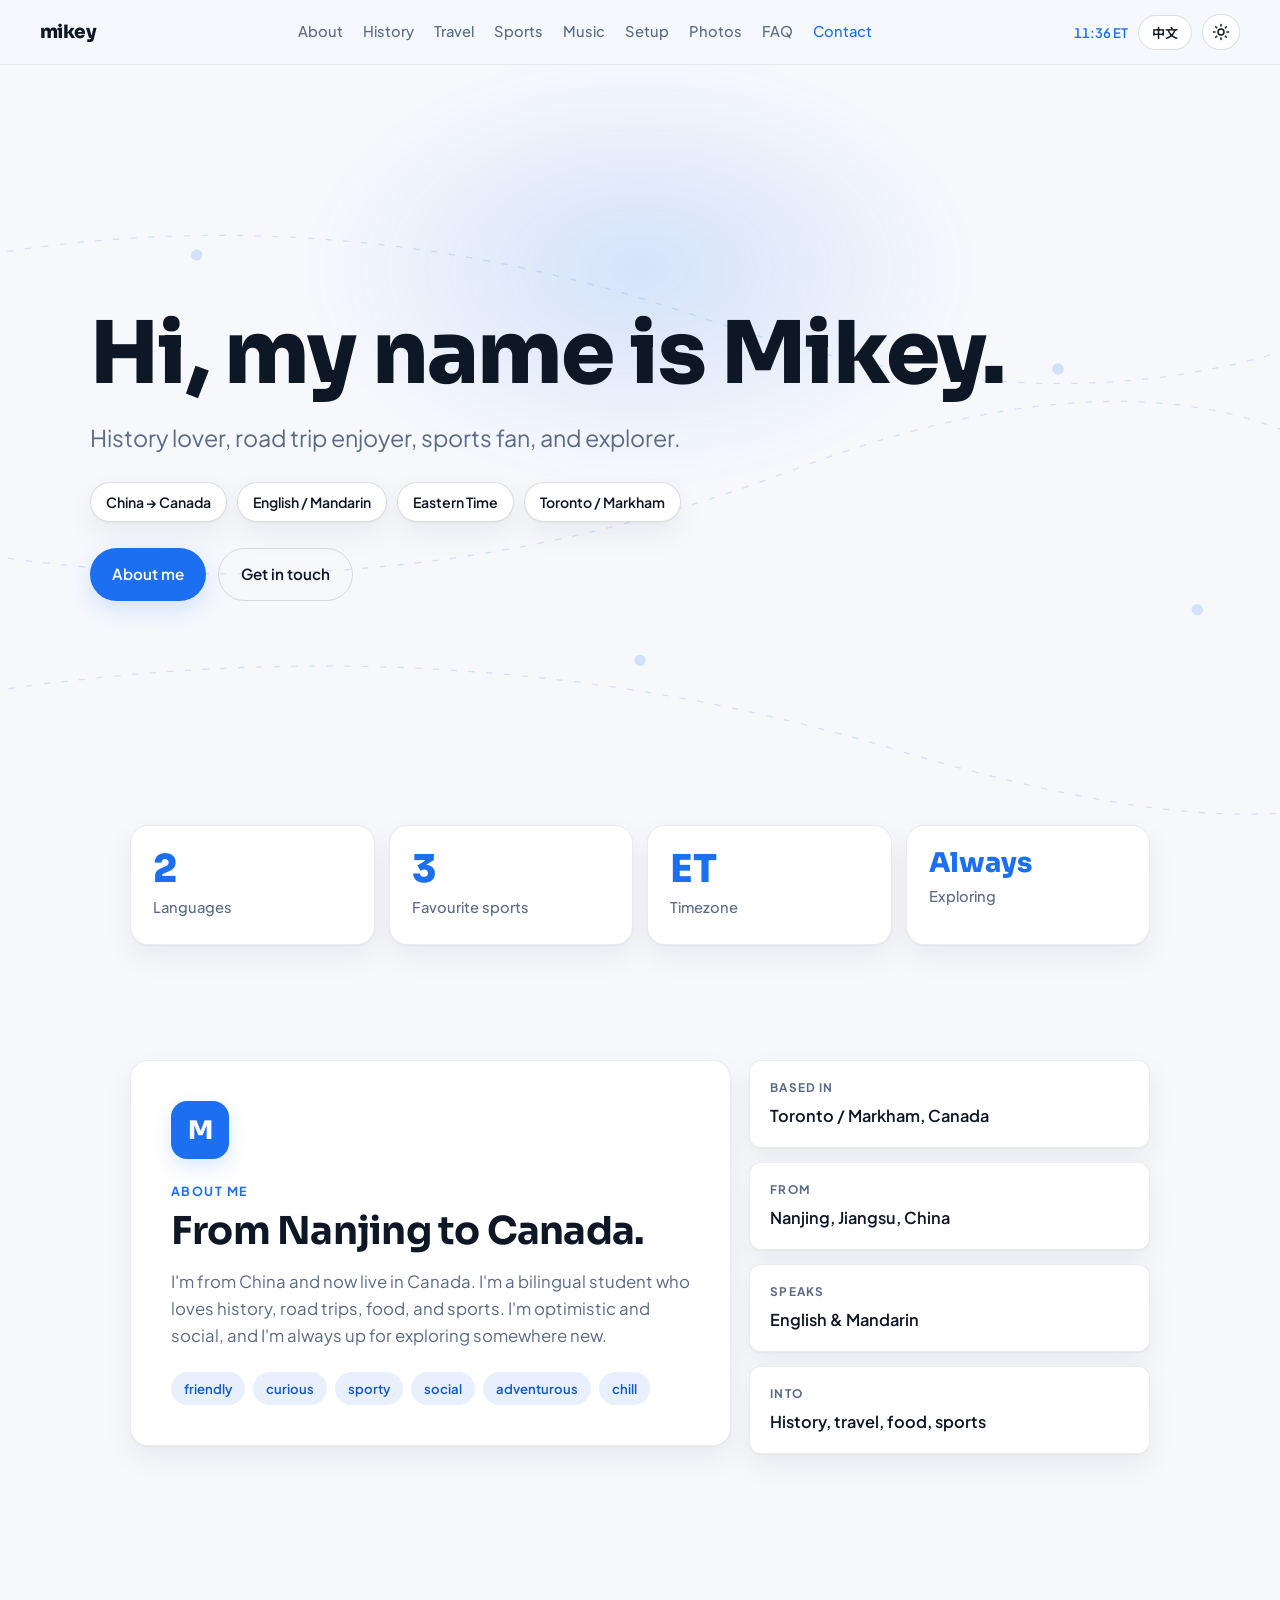
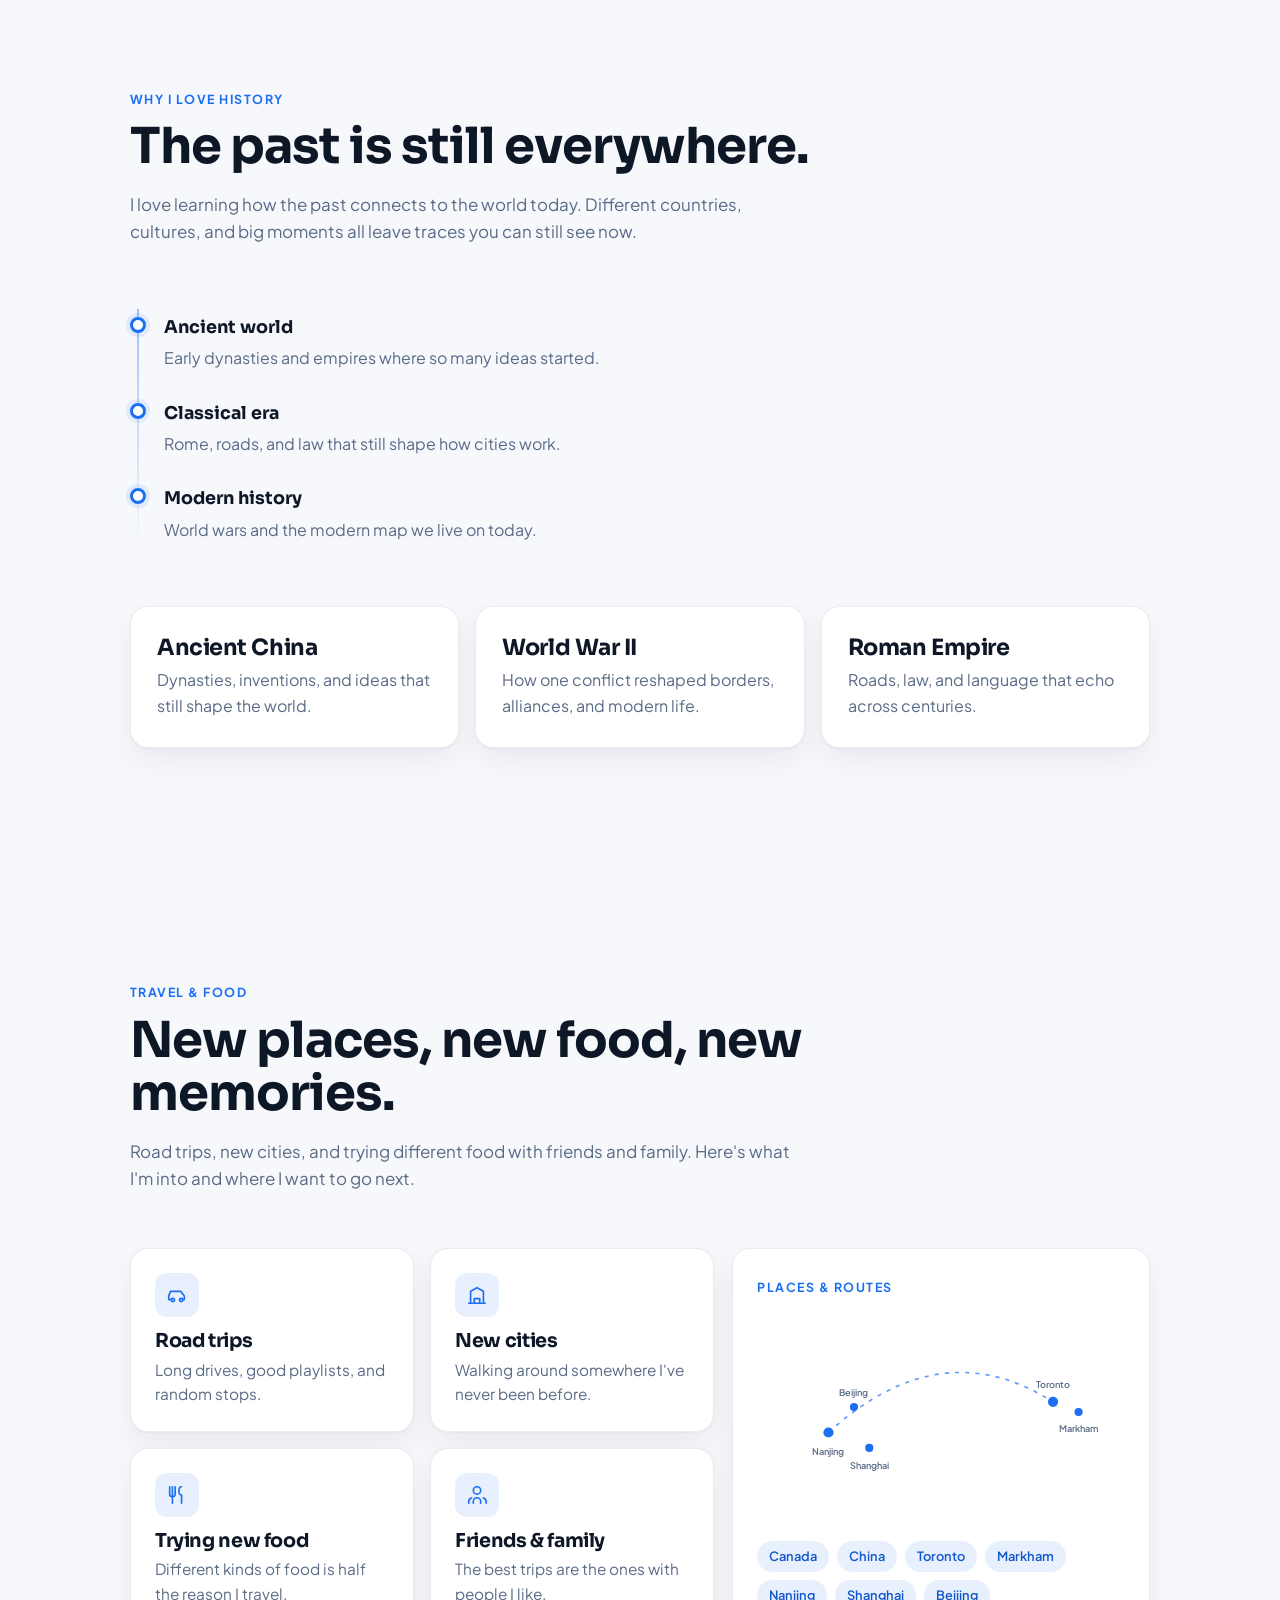
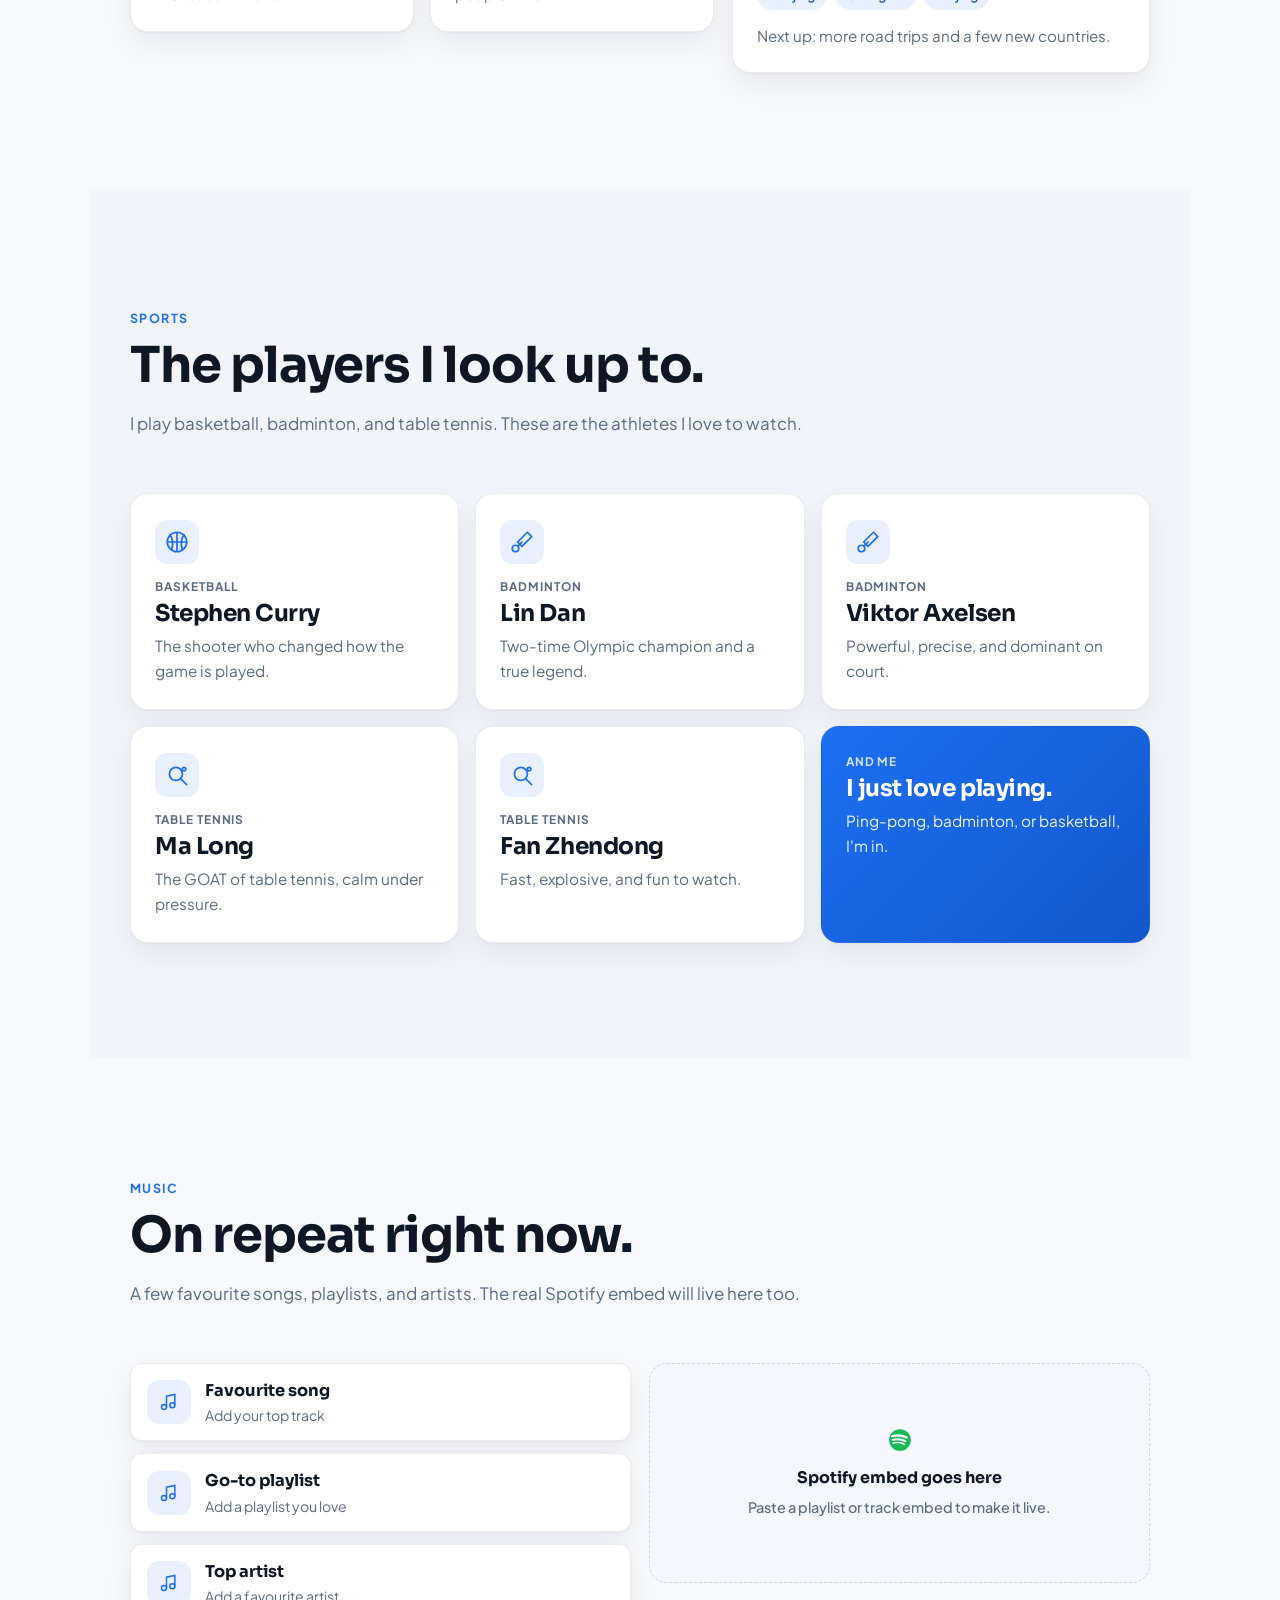
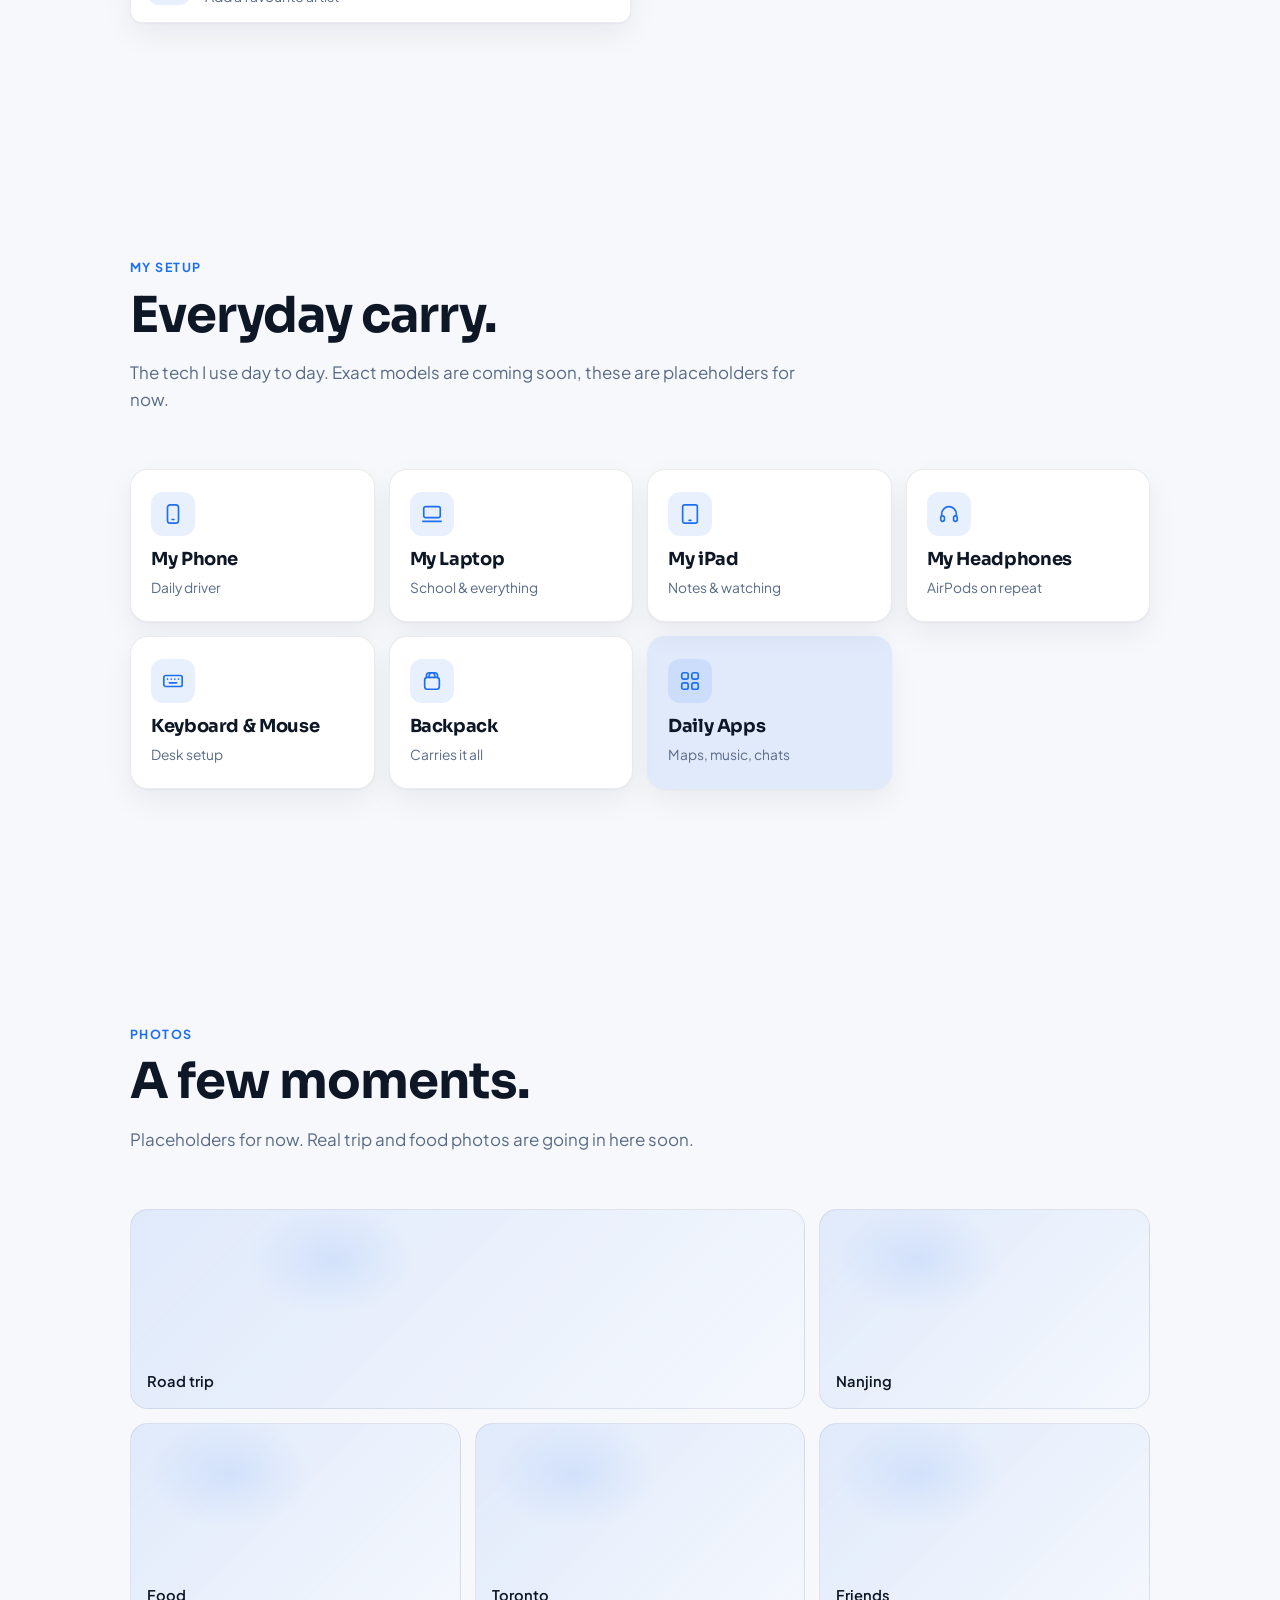
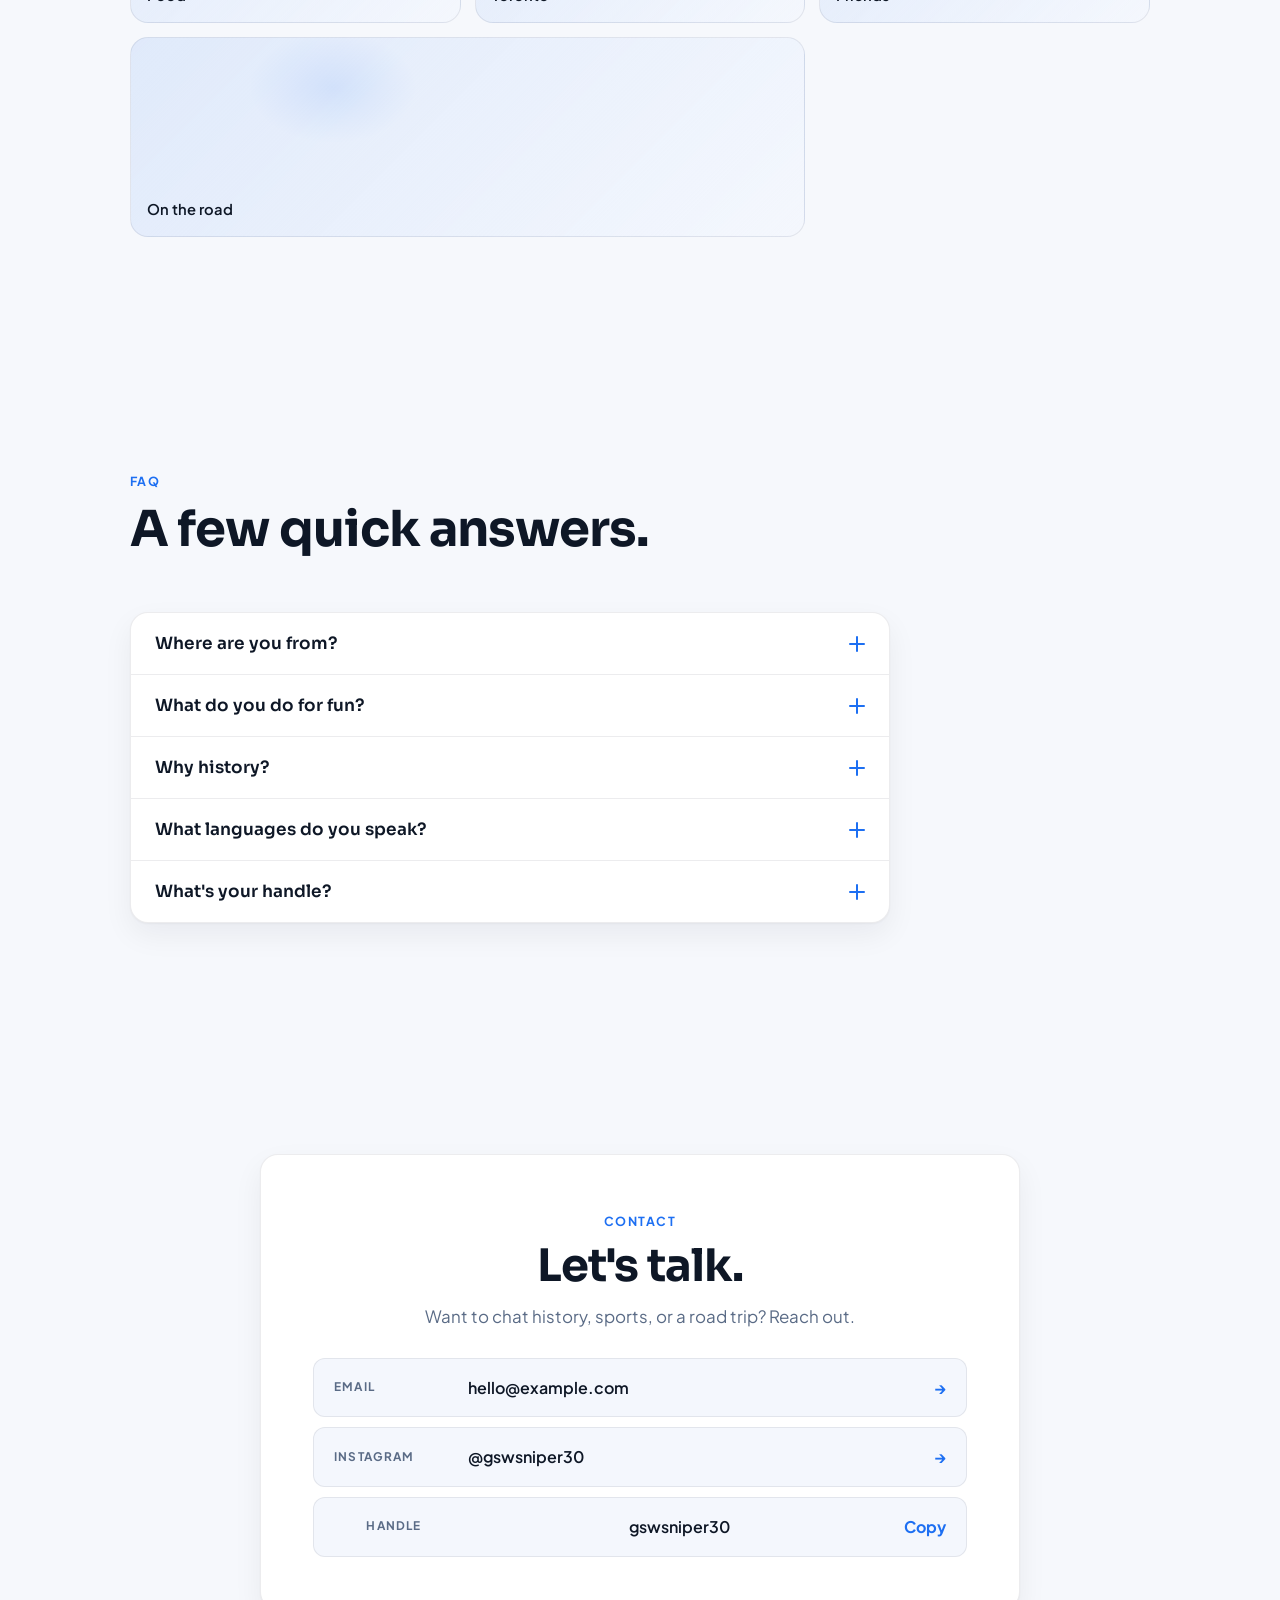
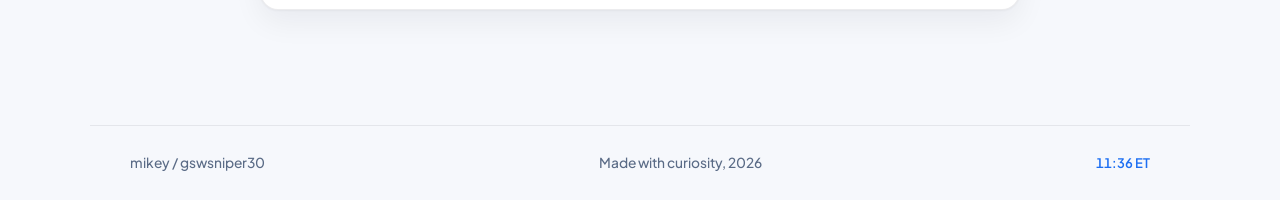
<file: index.html>
<!DOCTYPE html>
<html lang="en">
<head>
  <meta charset="UTF-8" />
  <meta name="viewport" content="width=device-width, initial-scale=1.0" />
  <title>Mikey</title>
  <meta name="description" content="Mikey (gswsniper30) - history lover, road trip enjoyer, sports fan, and explorer. China to Canada, based in the Toronto / Markham area." />
  <link rel="preconnect" href="https://fonts.googleapis.com" />
  <link rel="preconnect" href="https://fonts.gstatic.com" crossorigin />
  <link href="https://fonts.googleapis.com/css2?family=Noto+Sans+SC:wght@400;500;700&family=Plus+Jakarta+Sans:wght@400;500;600;700&family=Sora:wght@500;600;700;800&display=swap" rel="stylesheet" />
  <link rel="stylesheet" href="styles.css" />
</head>
<body>
  <a class="skip-link" href="#about" data-en="Skip to content" data-cn="跳到内容">Skip to content</a>

  <!-- header -->
  <header class="nav">
    <a class="nav__brand" href="#top">mikey</a>
    <nav class="nav__links" aria-label="Sections">
      <a href="#about" data-en="About" data-cn="关于">About</a>
      <a href="#history" data-en="History" data-cn="历史">History</a>
      <a href="#travel" data-en="Travel" data-cn="旅行">Travel</a>
      <a href="#sports" data-en="Sports" data-cn="运动">Sports</a>
      <a href="#music" data-en="Music" data-cn="音乐">Music</a>
      <a href="#setup" data-en="Setup" data-cn="装备">Setup</a>
      <a href="#photos" data-en="Photos" data-cn="照片">Photos</a>
      <a href="#faq" data-en="FAQ" data-cn="问答">FAQ</a>
      <a href="#contact" data-en="Contact" data-cn="联系">Contact</a>
    </nav>
    <div class="nav__tools">
      <span class="clock" data-time aria-label="Eastern Time">--:-- ET</span>
      <button class="tool-btn" type="button" data-lang aria-label="Switch language">中文</button>
      <button class="tool-btn tool-btn--icon" type="button" data-theme aria-label="Switch theme">
        <svg class="icon-sun" viewBox="0 0 24 24" width="18" height="18" fill="none" stroke="currentColor" stroke-width="2" stroke-linecap="round"><circle cx="12" cy="12" r="4"/><path d="M12 2v2M12 20v2M4.9 4.9l1.4 1.4M17.7 17.7l1.4 1.4M2 12h2M20 12h2M4.9 19.1l1.4-1.4M17.7 6.3l1.4-1.4"/></svg>
        <svg class="icon-moon" viewBox="0 0 24 24" width="18" height="18" fill="none" stroke="currentColor" stroke-width="2" stroke-linecap="round" stroke-linejoin="round"><path d="M21 12.8A9 9 0 1 1 11.2 3a7 7 0 0 0 9.8 9.8z"/></svg>
      </button>
    </div>
  </header>

  <main id="top">
    <!-- hero -->
    <section class="hero" id="hero">
      <div class="hero__glow" aria-hidden="true"></div>
      <svg class="hero__map" aria-hidden="true" viewBox="0 0 1200 600" preserveAspectRatio="xMidYMid slice">
        <path d="M-50 180 Q300 80 650 200 T1250 160" />
        <path d="M-50 360 Q350 460 720 320 T1250 400" />
        <path d="M-50 520 Q400 420 800 540 T1250 500" />
        <circle cx="250" cy="150" r="4"/><circle cx="930" cy="240" r="4"/>
        <circle cx="600" cy="470" r="4"/><circle cx="1040" cy="430" r="4"/>
      </svg>

      <div class="hero__inner">
        <h1 class="hero__title" data-en="Hi, my name is Mikey." data-cn="嗨，我叫 Mikey。">Hi, my name is Mikey.</h1>
        <p class="hero__sub" data-en="History lover, road trip enjoyer, sports fan, and explorer." data-cn="历史爱好者，公路旅行迷，体育迷，还是个探索者。">History lover, road trip enjoyer, sports fan, and explorer.</p>

        <ul class="chips" aria-label="Quick facts">
          <li class="chip"><span data-en="China &rarr; Canada" data-cn="中国 &rarr; 加拿大">China &rarr; Canada</span></li>
          <li class="chip"><span data-en="English / Mandarin" data-cn="英语 / 中文">English / Mandarin</span></li>
          <li class="chip"><span data-en="Eastern Time" data-cn="东部时间">Eastern Time</span></li>
          <li class="chip"><span data-en="Toronto / Markham" data-cn="多伦多 / 万锦">Toronto / Markham</span></li>
        </ul>

        <div class="hero__cta">
          <a class="btn btn--primary" href="#about" data-en="About me" data-cn="关于我">About me</a>
          <a class="btn btn--ghost" href="#contact" data-en="Get in touch" data-cn="联系我">Get in touch</a>
        </div>
      </div>
    </section>

    <!-- quick stats -->
    <section class="stats" aria-label="Quick stats">
      <div class="stat">
        <span class="stat__num">2</span>
        <span class="stat__label" data-en="Languages" data-cn="种语言">Languages</span>
      </div>
      <div class="stat">
        <span class="stat__num">3</span>
        <span class="stat__label" data-en="Favourite sports" data-cn="项最爱运动">Favourite sports</span>
      </div>
      <div class="stat">
        <span class="stat__num">ET</span>
        <span class="stat__label" data-en="Timezone" data-cn="时区">Timezone</span>
      </div>
      <div class="stat">
        <span class="stat__num stat__num--word" data-en="Always" data-cn="一直">Always</span>
        <span class="stat__label" data-en="Exploring" data-cn="在探索">Exploring</span>
      </div>
    </section>

    <!-- about -->
    <section class="section" id="about">
      <div class="about">
        <div class="about__card reveal">
          <div class="avatar" aria-hidden="true">M</div>
          <p class="kicker" data-en="About me" data-cn="关于我">About me</p>
          <h2 data-en="From Nanjing to Canada." data-cn="从南京到加拿大。">From Nanjing to Canada.</h2>
          <p class="about__bio" data-en="I'm from China and now live in Canada. I'm a bilingual student who loves history, road trips, food, and sports. I'm optimistic and social, and I'm always up for exploring somewhere new." data-cn="我来自中国，现在住在加拿大。我是一名双语学生，喜欢历史、公路旅行、美食和运动。我乐观、爱社交，永远准备好去探索新地方。">I'm from China and now live in Canada. I'm a bilingual student who loves history, road trips, food, and sports. I'm optimistic and social, and I'm always up for exploring somewhere new.</p>
          <ul class="traits" aria-label="Personality">
            <li data-en="friendly" data-cn="友好">friendly</li>
            <li data-en="curious" data-cn="好奇">curious</li>
            <li data-en="sporty" data-cn="爱运动">sporty</li>
            <li data-en="social" data-cn="爱社交">social</li>
            <li data-en="adventurous" data-cn="爱冒险">adventurous</li>
            <li data-en="chill" data-cn="松弛">chill</li>
          </ul>
        </div>
        <div class="about__facts">
          <div class="fact reveal">
            <span class="fact__label" data-en="Based in" data-cn="现居">Based in</span>
            <span class="fact__value" data-en="Toronto / Markham, Canada" data-cn="加拿大 多伦多 / 万锦">Toronto / Markham, Canada</span>
          </div>
          <div class="fact reveal">
            <span class="fact__label" data-en="From" data-cn="来自">From</span>
            <span class="fact__value" data-en="Nanjing, Jiangsu, China" data-cn="中国 江苏 南京">Nanjing, Jiangsu, China</span>
          </div>
          <div class="fact reveal">
            <span class="fact__label" data-en="Speaks" data-cn="语言">Speaks</span>
            <span class="fact__value" data-en="English &amp; Mandarin" data-cn="英语 和 中文">English &amp; Mandarin</span>
          </div>
          <div class="fact reveal">
            <span class="fact__label" data-en="Into" data-cn="喜欢">Into</span>
            <span class="fact__value" data-en="History, travel, food, sports" data-cn="历史、旅行、美食、运动">History, travel, food, sports</span>
          </div>
        </div>
      </div>
    </section>

    <!-- history -->
    <section class="section" id="history">
      <div class="section__head reveal">
        <p class="kicker" data-en="Why I love history" data-cn="我为什么爱历史">Why I love history</p>
        <h2 data-en="The past is still everywhere." data-cn="过去无处不在。">The past is still everywhere.</h2>
        <p class="section__lead" data-en="I love learning how the past connects to the world today. Different countries, cultures, and big moments all leave traces you can still see now." data-cn="我喜欢了解过去与今天的世界如何相连。不同的国家、文化和重大时刻，都留下了今天仍能看到的痕迹。">I love learning how the past connects to the world today. Different countries, cultures, and big moments all leave traces you can still see now.</p>
      </div>

      <ol class="timeline">
        <li class="timeline__item reveal">
          <span class="timeline__dot" aria-hidden="true"></span>
          <span class="timeline__era" data-en="Ancient world" data-cn="远古时代">Ancient world</span>
          <p class="timeline__text" data-en="Early dynasties and empires where so many ideas started." data-cn="早期的王朝与帝国，许多思想从这里开始。">Early dynasties and empires where so many ideas started.</p>
        </li>
        <li class="timeline__item reveal">
          <span class="timeline__dot" aria-hidden="true"></span>
          <span class="timeline__era" data-en="Classical era" data-cn="古典时代">Classical era</span>
          <p class="timeline__text" data-en="Rome, roads, and law that still shape how cities work." data-cn="罗马、道路和法律，至今仍影响着城市的运作方式。">Rome, roads, and law that still shape how cities work.</p>
        </li>
        <li class="timeline__item reveal">
          <span class="timeline__dot" aria-hidden="true"></span>
          <span class="timeline__era" data-en="Modern history" data-cn="近代史">Modern history</span>
          <p class="timeline__text" data-en="World wars and the modern map we live on today." data-cn="世界大战，以及我们今天所处的现代世界格局。">World wars and the modern map we live on today.</p>
        </li>
      </ol>

      <div class="cards-3">
        <article class="topic reveal">
          <h3 data-en="Ancient China" data-cn="古代中国">Ancient China</h3>
          <p data-en="Dynasties, inventions, and ideas that still shape the world." data-cn="王朝、发明与思想，至今仍在塑造着世界。">Dynasties, inventions, and ideas that still shape the world.</p>
        </article>
        <article class="topic reveal">
          <h3 data-en="World War II" data-cn="第二次世界大战">World War II</h3>
          <p data-en="How one conflict reshaped borders, alliances, and modern life." data-cn="一场冲突如何重塑了边界、同盟与现代生活。">How one conflict reshaped borders, alliances, and modern life.</p>
        </article>
        <article class="topic reveal">
          <h3 data-en="Roman Empire" data-cn="罗马帝国">Roman Empire</h3>
          <p data-en="Roads, law, and language that echo across centuries." data-cn="道路、法律与语言，回响了数个世纪。">Roads, law, and language that echo across centuries.</p>
        </article>
      </div>
    </section>

    <!-- travel & food -->
    <section class="section" id="travel">
      <div class="section__head reveal">
        <p class="kicker" data-en="Travel &amp; food" data-cn="旅行与美食">Travel &amp; food</p>
        <h2 data-en="New places, new food, new memories." data-cn="新的地方，新的食物，新的回忆。">New places, new food, new memories.</h2>
        <p class="section__lead" data-en="Road trips, new cities, and trying different food with friends and family. Here's what I'm into and where I want to go next." data-cn="公路旅行、新的城市，和朋友家人一起尝不同的美食。这些是我喜欢的，还有接下来想去的地方。">Road trips, new cities, and trying different food with friends and family. Here's what I'm into and where I want to go next.</p>
      </div>

      <div class="travel">
        <div class="travel__grid">
          <article class="tcard reveal">
            <span class="tcard__icon" aria-hidden="true">
              <svg viewBox="0 0 24 24" width="22" height="22" fill="none" stroke="currentColor" stroke-width="1.8" stroke-linecap="round" stroke-linejoin="round"><path d="M5 17H3v-4l2-5h11l4 5v4h-2"/><circle cx="7.5" cy="17.5" r="1.8"/><circle cx="16.5" cy="17.5" r="1.8"/></svg>
            </span>
            <h3 data-en="Road trips" data-cn="公路旅行">Road trips</h3>
            <p data-en="Long drives, good playlists, and random stops." data-cn="长途驾驶、好听的歌单，还有随性的停留。">Long drives, good playlists, and random stops.</p>
          </article>
          <article class="tcard reveal">
            <span class="tcard__icon" aria-hidden="true">
              <svg viewBox="0 0 24 24" width="22" height="22" fill="none" stroke="currentColor" stroke-width="1.8" stroke-linecap="round" stroke-linejoin="round"><path d="M3 21h18M5 21V8l7-4 7 4v13"/><path d="M9 21v-5h6v5"/></svg>
            </span>
            <h3 data-en="New cities" data-cn="新城市">New cities</h3>
            <p data-en="Walking around somewhere I've never been before." data-cn="在从没去过的地方四处走走。">Walking around somewhere I've never been before.</p>
          </article>
          <article class="tcard reveal">
            <span class="tcard__icon" aria-hidden="true">
              <svg viewBox="0 0 24 24" width="22" height="22" fill="none" stroke="currentColor" stroke-width="1.8" stroke-linecap="round" stroke-linejoin="round"><path d="M4 3v8a3 3 0 0 0 6 0V3M7 3v18M17 3c-1.5 0-3 1.5-3 5s1.5 4 3 4v9"/></svg>
            </span>
            <h3 data-en="Trying new food" data-cn="尝新的美食">Trying new food</h3>
            <p data-en="Different kinds of food is half the reason I travel." data-cn="不同的美食，是我旅行一半的理由。">Different kinds of food is half the reason I travel.</p>
          </article>
          <article class="tcard reveal">
            <span class="tcard__icon" aria-hidden="true">
              <svg viewBox="0 0 24 24" width="22" height="22" fill="none" stroke="currentColor" stroke-width="1.8" stroke-linecap="round" stroke-linejoin="round"><path d="M16 21v-2a4 4 0 0 0-8 0v2"/><circle cx="12" cy="7" r="4"/><path d="M22 21v-2a4 4 0 0 0-3-3.8M3 21v-2a4 4 0 0 1 3-3.8"/></svg>
            </span>
            <h3 data-en="Friends &amp; family" data-cn="朋友与家人">Friends &amp; family</h3>
            <p data-en="The best trips are the ones with people I like." data-cn="最棒的旅行，是和喜欢的人一起。">The best trips are the ones with people I like.</p>
          </article>
        </div>

        <aside class="travel__map reveal">
          <p class="kicker" data-en="Places &amp; routes" data-cn="地点与路线">Places &amp; routes</p>
          <svg class="mapviz" aria-hidden="true" viewBox="0 0 360 200">
            <path class="mapviz__arc" d="M70 120 Q180 20 290 90" />
            <g class="mapviz__pin"><circle cx="70" cy="120" r="5"/><text x="70" y="142">Nanjing</text></g>
            <g class="mapviz__pin"><circle cx="110" cy="135" r="4"/><text x="110" y="156">Shanghai</text></g>
            <g class="mapviz__pin"><circle cx="95" cy="95" r="4"/><text x="95" y="84">Beijing</text></g>
            <g class="mapviz__pin"><circle cx="290" cy="90" r="5"/><text x="290" y="76">Toronto</text></g>
            <g class="mapviz__pin"><circle cx="315" cy="100" r="4"/><text x="315" y="120">Markham</text></g>
          </svg>
          <ul class="placetags">
            <li data-en="Canada" data-cn="加拿大">Canada</li>
            <li data-en="China" data-cn="中国">China</li>
            <li data-en="Toronto" data-cn="多伦多">Toronto</li>
            <li data-en="Markham" data-cn="万锦">Markham</li>
            <li data-en="Nanjing" data-cn="南京">Nanjing</li>
            <li data-en="Shanghai" data-cn="上海">Shanghai</li>
            <li data-en="Beijing" data-cn="北京">Beijing</li>
          </ul>
          <p class="travel__next" data-en="Next up: more road trips and a few new countries." data-cn="接下来：更多公路旅行，还有几个新国家。">Next up: more road trips and a few new countries.</p>
        </aside>
      </div>
    </section>

    <!-- sports -->
    <section class="section section--court" id="sports">
      <div class="section__head reveal">
        <p class="kicker" data-en="Sports" data-cn="运动">Sports</p>
        <h2 data-en="The players I look up to." data-cn="我敬佩的运动员。">The players I look up to.</h2>
        <p class="section__lead" data-en="I play basketball, badminton, and table tennis. These are the athletes I love to watch." data-cn="我打篮球、羽毛球和乒乓球。这些是我最爱看的运动员。">I play basketball, badminton, and table tennis. These are the athletes I love to watch.</p>
      </div>

      <div class="cards-3 athletes">
        <article class="athlete reveal">
          <span class="athlete__icon" aria-hidden="true">
            <svg viewBox="0 0 24 24" width="26" height="26" fill="none" stroke="currentColor" stroke-width="1.6"><circle cx="12" cy="12" r="9"/><path d="M12 3v18M3 12h18M5 5c3 3 4 9 2 14M19 5c-3 3-4 9-2 14"/></svg>
          </span>
          <span class="athlete__sport" data-en="Basketball" data-cn="篮球">Basketball</span>
          <h3>Stephen Curry</h3>
          <p data-en="The shooter who changed how the game is played." data-cn="改变了比赛打法的神射手。">The shooter who changed how the game is played.</p>
        </article>

        <article class="athlete reveal">
          <span class="athlete__icon" aria-hidden="true">
            <svg viewBox="0 0 24 24" width="26" height="26" fill="none" stroke="currentColor" stroke-width="1.6" stroke-linecap="round" stroke-linejoin="round"><path d="M17 3l4 4-9 9-4-4z"/><circle cx="6" cy="18" r="3"/><path d="M8.2 15.8 12 12"/></svg>
          </span>
          <span class="athlete__sport" data-en="Badminton" data-cn="羽毛球">Badminton</span>
          <h3>Lin Dan</h3>
          <p data-en="Two-time Olympic champion and a true legend." data-cn="两届奥运冠军，真正的传奇。">Two-time Olympic champion and a true legend.</p>
        </article>

        <article class="athlete reveal">
          <span class="athlete__icon" aria-hidden="true">
            <svg viewBox="0 0 24 24" width="26" height="26" fill="none" stroke="currentColor" stroke-width="1.6" stroke-linecap="round" stroke-linejoin="round"><path d="M17 3l4 4-9 9-4-4z"/><circle cx="6" cy="18" r="3"/><path d="M8.2 15.8 12 12"/></svg>
          </span>
          <span class="athlete__sport" data-en="Badminton" data-cn="羽毛球">Badminton</span>
          <h3>Viktor Axelsen</h3>
          <p data-en="Powerful, precise, and dominant on court." data-cn="力量、精准，赛场上的统治者。">Powerful, precise, and dominant on court.</p>
        </article>

        <article class="athlete reveal">
          <span class="athlete__icon" aria-hidden="true">
            <svg viewBox="0 0 24 24" width="26" height="26" fill="none" stroke="currentColor" stroke-width="1.6" stroke-linecap="round" stroke-linejoin="round"><ellipse cx="11" cy="11" rx="6" ry="6"/><path d="M15.5 15.5 21 21"/><circle cx="18.5" cy="6.5" r="1.6"/></svg>
          </span>
          <span class="athlete__sport" data-en="Table tennis" data-cn="乒乓球">Table tennis</span>
          <h3>Ma Long</h3>
          <p data-en="The GOAT of table tennis, calm under pressure." data-cn="乒乓球史上的最强者，压力下依旧冷静。">The GOAT of table tennis, calm under pressure.</p>
        </article>

        <article class="athlete reveal">
          <span class="athlete__icon" aria-hidden="true">
            <svg viewBox="0 0 24 24" width="26" height="26" fill="none" stroke="currentColor" stroke-width="1.6" stroke-linecap="round" stroke-linejoin="round"><ellipse cx="11" cy="11" rx="6" ry="6"/><path d="M15.5 15.5 21 21"/><circle cx="18.5" cy="6.5" r="1.6"/></svg>
          </span>
          <span class="athlete__sport" data-en="Table tennis" data-cn="乒乓球">Table tennis</span>
          <h3>Fan Zhendong</h3>
          <p data-en="Fast, explosive, and fun to watch." data-cn="快速、爆发力强，看着就过瘾。">Fast, explosive, and fun to watch.</p>
        </article>

        <article class="athlete athlete--me reveal">
          <span class="athlete__sport" data-en="And me" data-cn="还有我">And me</span>
          <h3 data-en="I just love playing." data-cn="我就是喜欢打球。">I just love playing.</h3>
          <p data-en="Ping-pong, badminton, or basketball, I'm in." data-cn="乒乓、羽毛球还是篮球，我都来。">Ping-pong, badminton, or basketball, I'm in.</p>
        </article>
      </div>
    </section>

    <!-- music -->
    <section class="section" id="music">
      <div class="section__head reveal">
        <p class="kicker" data-en="Music" data-cn="音乐">Music</p>
        <h2 data-en="On repeat right now." data-cn="最近的单曲循环。">On repeat right now.</h2>
        <p class="section__lead" data-en="A few favourite songs, playlists, and artists. The real Spotify embed will live here too." data-cn="一些最爱的歌曲、歌单和歌手。真正的 Spotify 播放器也会放在这里。">A few favourite songs, playlists, and artists. The real Spotify embed will live here too.</p>
      </div>

      <div class="music">
        <div class="music__cards">
          <article class="track reveal">
            <span class="track__art" aria-hidden="true">
              <svg viewBox="0 0 24 24" width="20" height="20" fill="none" stroke="currentColor" stroke-width="1.8" stroke-linecap="round"><path d="M9 18V5l10-2v13"/><circle cx="6" cy="18" r="3"/><circle cx="16" cy="16" r="3"/></svg>
            </span>
            <div class="track__meta">
              <span class="track__name" data-en="Favourite song" data-cn="最爱歌曲">Favourite song</span>
              <span class="track__by" data-en="Add your top track" data-cn="加上你的最爱单曲">Add your top track</span>
            </div>
          </article>
          <article class="track reveal">
            <span class="track__art" aria-hidden="true">
              <svg viewBox="0 0 24 24" width="20" height="20" fill="none" stroke="currentColor" stroke-width="1.8" stroke-linecap="round"><path d="M9 18V5l10-2v13"/><circle cx="6" cy="18" r="3"/><circle cx="16" cy="16" r="3"/></svg>
            </span>
            <div class="track__meta">
              <span class="track__name" data-en="Go-to playlist" data-cn="常听歌单">Go-to playlist</span>
              <span class="track__by" data-en="Add a playlist you love" data-cn="加上你喜欢的歌单">Add a playlist you love</span>
            </div>
          </article>
          <article class="track reveal">
            <span class="track__art" aria-hidden="true">
              <svg viewBox="0 0 24 24" width="20" height="20" fill="none" stroke="currentColor" stroke-width="1.8" stroke-linecap="round"><path d="M9 18V5l10-2v13"/><circle cx="6" cy="18" r="3"/><circle cx="16" cy="16" r="3"/></svg>
            </span>
            <div class="track__meta">
              <span class="track__name" data-en="Top artist" data-cn="最爱歌手">Top artist</span>
              <span class="track__by" data-en="Add a favourite artist" data-cn="加上你最爱的歌手">Add a favourite artist</span>
            </div>
          </article>
        </div>

        <!-- swap this placeholder for a real Spotify embed iframe (see README) -->
        <div class="spotify-slot reveal">
          <span class="spotify-slot__mark" aria-hidden="true">
            <svg viewBox="0 0 24 24" width="26" height="26" fill="currentColor"><path d="M12 2a10 10 0 1 0 0 20 10 10 0 0 0 0-20zm4.6 14.4a.7.7 0 0 1-1 .23c-2.6-1.6-5.9-2-9.8-1.1a.7.7 0 1 1-.3-1.36c4.2-1 7.9-.5 10.8 1.3.34.2.44.64.3 1zm1.2-2.7a.87.87 0 0 1-1.2.3c-3-1.85-7.6-2.4-11.1-1.3a.87.87 0 1 1-.5-1.67c4-1.2 9-.6 12.5 1.5.4.26.55.8.3 1.17zm.1-2.8C14.3 8.7 8.5 8.5 5.1 9.5a1.05 1.05 0 1 1-.6-2C8.4 6.3 14.8 6.5 18.7 8.8a1.05 1.05 0 0 1-1.1 1.8z"/></svg>
          </span>
          <p data-en="Spotify embed goes here" data-cn="这里放 Spotify 播放器">Spotify embed goes here</p>
          <p class="spotify-slot__hint" data-en="Paste a playlist or track embed to make it live." data-cn="粘贴歌单或单曲的嵌入代码即可上线。">Paste a playlist or track embed to make it live.</p>
        </div>
      </div>
    </section>

    <!-- setup -->
    <section class="section" id="setup">
      <div class="section__head reveal">
        <p class="kicker" data-en="My setup" data-cn="我的装备">My setup</p>
        <h2 data-en="Everyday carry." data-cn="日常随身。">Everyday carry.</h2>
        <p class="section__lead" data-en="The tech I use day to day. Exact models are coming soon, these are placeholders for now." data-cn="我每天用的科技产品。具体型号待补，这些先用占位。">The tech I use day to day. Exact models are coming soon, these are placeholders for now.</p>
      </div>

      <div class="setup-grid">
        <article class="device reveal">
          <span class="device__icon" aria-hidden="true"><svg viewBox="0 0 24 24" width="22" height="22" fill="none" stroke="currentColor" stroke-width="1.8" stroke-linecap="round"><rect x="6" y="2" width="12" height="20" rx="3"/><path d="M11 18h2"/></svg></span>
          <h3 data-en="My Phone" data-cn="我的手机">My Phone</h3>
          <span class="device__note" data-en="Daily driver" data-cn="日常主力">Daily driver</span>
        </article>
        <article class="device reveal">
          <span class="device__icon" aria-hidden="true"><svg viewBox="0 0 24 24" width="22" height="22" fill="none" stroke="currentColor" stroke-width="1.8" stroke-linecap="round" stroke-linejoin="round"><rect x="3" y="4" width="18" height="12" rx="2"/><path d="M2 20h20"/></svg></span>
          <h3 data-en="My Laptop" data-cn="我的笔记本">My Laptop</h3>
          <span class="device__note" data-en="School &amp; everything" data-cn="学习与日常">School &amp; everything</span>
        </article>
        <article class="device reveal">
          <span class="device__icon" aria-hidden="true"><svg viewBox="0 0 24 24" width="22" height="22" fill="none" stroke="currentColor" stroke-width="1.8" stroke-linecap="round"><rect x="4" y="2" width="16" height="20" rx="2"/><path d="M11 19h2"/></svg></span>
          <h3 data-en="My iPad" data-cn="我的 iPad">My iPad</h3>
          <span class="device__note" data-en="Notes &amp; watching" data-cn="记笔记与追剧">Notes &amp; watching</span>
        </article>
        <article class="device reveal">
          <span class="device__icon" aria-hidden="true"><svg viewBox="0 0 24 24" width="22" height="22" fill="none" stroke="currentColor" stroke-width="1.8" stroke-linecap="round" stroke-linejoin="round"><path d="M4 14v-2a8 8 0 0 1 16 0v2"/><rect x="3" y="14" width="4" height="6" rx="2"/><rect x="17" y="14" width="4" height="6" rx="2"/></svg></span>
          <h3 data-en="My Headphones" data-cn="我的耳机">My Headphones</h3>
          <span class="device__note" data-en="AirPods on repeat" data-cn="AirPods 常驻">AirPods on repeat</span>
        </article>
        <article class="device reveal">
          <span class="device__icon" aria-hidden="true"><svg viewBox="0 0 24 24" width="22" height="22" fill="none" stroke="currentColor" stroke-width="1.8" stroke-linecap="round" stroke-linejoin="round"><rect x="2" y="6" width="20" height="12" rx="2"/><path d="M6 10h.01M10 10h.01M14 10h.01M18 10h.01M8 14h8"/></svg></span>
          <h3 data-en="Keyboard &amp; Mouse" data-cn="键盘与鼠标">Keyboard &amp; Mouse</h3>
          <span class="device__note" data-en="Desk setup" data-cn="桌面配置">Desk setup</span>
        </article>
        <article class="device reveal">
          <span class="device__icon" aria-hidden="true"><svg viewBox="0 0 24 24" width="22" height="22" fill="none" stroke="currentColor" stroke-width="1.8" stroke-linecap="round" stroke-linejoin="round"><path d="M6 8V6a3 3 0 0 1 3-3h6a3 3 0 0 1 3 3v2"/><rect x="4" y="8" width="16" height="13" rx="3"/><path d="M9 8v-2a3 3 0 0 1 6 0v2"/></svg></span>
          <h3 data-en="Backpack" data-cn="背包">Backpack</h3>
          <span class="device__note" data-en="Carries it all" data-cn="装下一切">Carries it all</span>
        </article>
        <article class="device device--apps reveal">
          <span class="device__icon" aria-hidden="true"><svg viewBox="0 0 24 24" width="22" height="22" fill="none" stroke="currentColor" stroke-width="1.8" stroke-linecap="round" stroke-linejoin="round"><rect x="3" y="3" width="7" height="7" rx="2"/><rect x="14" y="3" width="7" height="7" rx="2"/><rect x="3" y="14" width="7" height="7" rx="2"/><rect x="14" y="14" width="7" height="7" rx="2"/></svg></span>
          <h3 data-en="Daily Apps" data-cn="日常 App">Daily Apps</h3>
          <span class="device__note" data-en="Maps, music, chats" data-cn="地图、音乐、聊天">Maps, music, chats</span>
        </article>
      </div>
    </section>

    <!-- photos -->
    <section class="section" id="photos">
      <div class="section__head reveal">
        <p class="kicker" data-en="Photos" data-cn="照片">Photos</p>
        <h2 data-en="A few moments." data-cn="一些瞬间。">A few moments.</h2>
        <p class="section__lead" data-en="Placeholders for now. Real trip and food photos are going in here soon." data-cn="目前是占位图。旅行和美食的真实照片很快放进来。">Placeholders for now. Real trip and food photos are going in here soon.</p>
      </div>

      <div class="gallery">
        <figure class="ph ph--1 reveal"><span data-en="Road trip" data-cn="公路旅行">Road trip</span></figure>
        <figure class="ph ph--2 reveal"><span data-en="Nanjing" data-cn="南京">Nanjing</span></figure>
        <figure class="ph ph--3 reveal"><span data-en="Food" data-cn="美食">Food</span></figure>
        <figure class="ph ph--4 reveal"><span data-en="Toronto" data-cn="多伦多">Toronto</span></figure>
        <figure class="ph ph--5 reveal"><span data-en="Friends" data-cn="朋友">Friends</span></figure>
        <figure class="ph ph--6 reveal"><span data-en="On the road" data-cn="在路上">On the road</span></figure>
      </div>
    </section>

    <!-- faq -->
    <section class="section" id="faq">
      <div class="section__head reveal">
        <p class="kicker" data-en="FAQ" data-cn="问答">FAQ</p>
        <h2 data-en="A few quick answers." data-cn="几个简单的回答。">A few quick answers.</h2>
      </div>

      <div class="faq reveal">
        <div class="faq__item">
          <button class="faq__q" type="button" aria-expanded="false">
            <span data-en="Where are you from?" data-cn="你来自哪里？">Where are you from?</span>
            <span class="faq__plus" aria-hidden="true"></span>
          </button>
          <div class="faq__a"><p data-en="I grew up in Nanjing, China, and now I live in the Toronto and Markham area in Canada." data-cn="我在中国南京长大，现在住在加拿大多伦多和万锦一带。">I grew up in Nanjing, China, and now I live in the Toronto and Markham area in Canada.</p></div>
        </div>
        <div class="faq__item">
          <button class="faq__q" type="button" aria-expanded="false">
            <span data-en="What do you do for fun?" data-cn="你平时玩什么？">What do you do for fun?</span>
            <span class="faq__plus" aria-hidden="true"></span>
          </button>
          <div class="faq__a"><p data-en="Road trips, trying new food, and playing basketball, badminton, and table tennis with friends." data-cn="公路旅行、尝新美食，还有和朋友打篮球、羽毛球和乒乓球。">Road trips, trying new food, and playing basketball, badminton, and table tennis with friends.</p></div>
        </div>
        <div class="faq__item">
          <button class="faq__q" type="button" aria-expanded="false">
            <span data-en="Why history?" data-cn="为什么喜欢历史？">Why history?</span>
            <span class="faq__plus" aria-hidden="true"></span>
          </button>
          <div class="faq__a"><p data-en="I love seeing how the past still shapes the present. It makes travelling and meeting people way more interesting." data-cn="我喜欢看过去如何影响着现在。这让旅行和认识新朋友更有意思。">I love seeing how the past still shapes the present. It makes travelling and meeting people way more interesting.</p></div>
        </div>
        <div class="faq__item">
          <button class="faq__q" type="button" aria-expanded="false">
            <span data-en="What languages do you speak?" data-cn="你会说什么语言？">What languages do you speak?</span>
            <span class="faq__plus" aria-hidden="true"></span>
          </button>
          <div class="faq__a"><p data-en="English and Mandarin." data-cn="英语和中文。">English and Mandarin.</p></div>
        </div>
        <div class="faq__item">
          <button class="faq__q" type="button" aria-expanded="false">
            <span data-en="What's your handle?" data-cn="你的用户名是？">What's your handle?</span>
            <span class="faq__plus" aria-hidden="true"></span>
          </button>
          <div class="faq__a"><p data-en="gswsniper30 on most platforms." data-cn="大多数平台上是 gswsniper30。">gswsniper30 on most platforms.</p></div>
        </div>
      </div>
    </section>

    <!-- contact -->
    <section class="section" id="contact">
      <div class="contact reveal">
        <p class="kicker" data-en="Contact" data-cn="联系">Contact</p>
        <h2 data-en="Let's talk." data-cn="聊聊吧。">Let's talk.</h2>
        <p class="section__lead" data-en="Want to chat history, sports, or a road trip? Reach out." data-cn="想聊历史、运动，或一次公路旅行？随时找我。">Want to chat history, sports, or a road trip? Reach out.</p>

        <div class="contact__rows">
          <a class="crow" href="mailto:hello@example.com">
            <span class="crow__label" data-en="Email" data-cn="邮箱">Email</span>
            <span class="crow__value">hello@example.com</span>
            <span class="crow__arrow" aria-hidden="true">&rarr;</span>
          </a>
          <a class="crow" href="https://instagram.com/gswsniper30" target="_blank" rel="noopener">
            <span class="crow__label" data-en="Instagram" data-cn="Instagram">Instagram</span>
            <span class="crow__value">@gswsniper30</span>
            <span class="crow__arrow" aria-hidden="true">&rarr;</span>
          </a>
          <button class="crow" type="button" data-copy="gswsniper30">
            <span class="crow__label" data-en="Handle" data-cn="用户名">Handle</span>
            <span class="crow__value">gswsniper30</span>
            <span class="crow__arrow" data-en="Copy" data-cn="复制">Copy</span>
          </button>
        </div>
      </div>
    </section>
  </main>

  <footer class="footer">
    <span>mikey / gswsniper30</span>
    <span class="footer__mid" data-en="Made with curiosity, 2026" data-cn="用好奇心打造，2026">Made with curiosity, 2026</span>
    <span class="clock" data-time>--:-- ET</span>
  </footer>

  <script src="script.js" defer></script>
</body>
</html>
</file>
<file: styles.css>
/* mikey - portfolio styles. blue is the one accent, both light + dark. */

:root {
  /* light is default */
  --bg: #f6f8fc;
  --bg-2: #eef2fa;
  --card: #ffffff;
  --card-2: #f4f7fd;
  --text: #0e1726;
  --muted: #5a6b86;
  --line: rgba(14, 23, 38, 0.08);
  --line-2: rgba(14, 23, 38, 0.14);
  --blue: #1d6ff2;
  --blue-ink: #1257cc;
  --blue-soft: rgba(29, 111, 242, 0.10);
  --blue-glow: rgba(29, 111, 242, 0.16);
  --shadow: 0 1px 2px rgba(14, 23, 38, 0.04), 0 12px 30px rgba(14, 23, 38, 0.06);
  --shadow-hover: 0 6px 14px rgba(29, 111, 242, 0.10), 0 18px 44px rgba(14, 23, 38, 0.10);
  --radius: 18px;
  --radius-sm: 12px;
  --radius-pill: 999px;
  --ease: cubic-bezier(0.16, 1, 0.3, 1);
  --maxw: 1100px;
  --fdisp: "Sora", "Noto Sans SC", system-ui, sans-serif;
  --fbody: "Plus Jakarta Sans", "Noto Sans SC", system-ui, sans-serif;
}

body.dark {
  --bg: #070b16;
  --bg-2: #0a1020;
  --card: #0f1828;
  --card-2: #131f33;
  --text: #eaf0fb;
  --muted: #93a4c2;
  --line: rgba(255, 255, 255, 0.08);
  --line-2: rgba(255, 255, 255, 0.15);
  --blue: #5b92ff;
  --blue-ink: #8fb6ff;
  --blue-soft: rgba(91, 146, 255, 0.12);
  --blue-glow: rgba(91, 146, 255, 0.30);
  --shadow: 0 1px 2px rgba(0, 0, 0, 0.4), 0 14px 34px rgba(0, 0, 0, 0.45);
  --shadow-hover: 0 0 0 1px rgba(91, 146, 255, 0.25), 0 18px 48px rgba(5, 12, 30, 0.6);
}

* { box-sizing: border-box; }

html { scroll-behavior: smooth; scroll-padding-top: 84px; }

body {
  margin: 0;
  background: var(--bg);
  color: var(--text);
  font-family: var(--fbody);
  font-size: 16px;
  line-height: 1.6;
  -webkit-font-smoothing: antialiased;
  overflow-x: hidden;
  transition: background 0.4s var(--ease), color 0.4s var(--ease);
}

body.lang-cn { font-family: "Noto Sans SC", var(--fbody); }

a { color: inherit; text-decoration: none; }
h1, h2, h3 { font-family: var(--fdisp); letter-spacing: -0.02em; line-height: 1.08; margin: 0; }
img { display: block; max-width: 100%; }

.skip-link {
  position: absolute;
  left: -999px;
  top: 8px;
  z-index: 200;
  background: var(--blue);
  color: #fff;
  padding: 10px 16px;
  border-radius: var(--radius-sm);
}
.skip-link:focus { left: 12px; }

:focus-visible { outline: 2px solid var(--blue); outline-offset: 3px; border-radius: 6px; }

/* ---------- nav ---------- */
.nav {
  position: sticky;
  top: 0;
  z-index: 50;
  display: flex;
  align-items: center;
  gap: 18px;
  padding: 14px clamp(16px, 4vw, 40px);
  background: color-mix(in srgb, var(--bg) 80%, transparent);
  backdrop-filter: blur(14px);
  border-bottom: 1px solid var(--line);
}
.nav__brand {
  font-family: var(--fdisp);
  font-weight: 800;
  font-size: 1.15rem;
  letter-spacing: -0.03em;
}
.nav__links {
  display: flex;
  gap: 20px;
  margin: 0 auto;
  font-size: 0.92rem;
  font-weight: 500;
  overflow-x: auto;
  scrollbar-width: none;
}
.nav__links::-webkit-scrollbar { display: none; }
.nav__links a { color: var(--muted); white-space: nowrap; transition: color 0.2s var(--ease); }
.nav__links a:hover, .nav__links a.is-active { color: var(--blue); }
.nav__tools { display: flex; align-items: center; gap: 10px; }
.clock {
  font-variant-numeric: tabular-nums;
  font-size: 0.82rem;
  font-weight: 600;
  color: var(--blue);
  white-space: nowrap;
}
.tool-btn {
  border: 1px solid var(--line-2);
  background: var(--card);
  color: var(--text);
  border-radius: var(--radius-pill);
  padding: 7px 13px;
  font-family: var(--fbody);
  font-size: 0.82rem;
  font-weight: 600;
  cursor: pointer;
  transition: border-color 0.2s var(--ease), color 0.2s var(--ease), transform 0.15s var(--ease);
}
.tool-btn:hover { border-color: var(--blue); color: var(--blue); }
.tool-btn:active { transform: scale(0.96); }
.tool-btn--icon { display: grid; place-items: center; width: 38px; height: 36px; padding: 0; }
.icon-moon { display: none; }
body.dark .icon-sun { display: none; }
body.dark .icon-moon { display: block; }

/* ---------- buttons ---------- */
.btn {
  display: inline-flex;
  align-items: center;
  justify-content: center;
  padding: 13px 22px;
  border-radius: var(--radius-pill);
  font-weight: 600;
  font-size: 0.95rem;
  cursor: pointer;
  transition: transform 0.18s var(--ease), box-shadow 0.25s var(--ease), background 0.2s var(--ease), border-color 0.2s var(--ease);
}
.btn--primary { background: var(--blue); color: #fff; box-shadow: 0 8px 22px var(--blue-glow); }
.btn--primary:hover { transform: translateY(-2px); box-shadow: 0 12px 30px var(--blue-glow); }
.btn--primary:active { transform: translateY(0) scale(0.98); }
.btn--ghost { background: transparent; color: var(--text); border: 1px solid var(--line-2); }
.btn--ghost:hover { border-color: var(--blue); color: var(--blue); transform: translateY(-2px); }

/* ---------- shared section ---------- */
.section {
  max-width: var(--maxw);
  margin: 0 auto;
  padding: clamp(64px, 9vw, 120px) clamp(16px, 4vw, 40px);
}
.section__head { max-width: 680px; margin-bottom: clamp(34px, 5vw, 56px); }
.section__head h2 { font-size: clamp(1.9rem, 4.4vw, 3.1rem); margin: 10px 0 14px; }
.section__lead { color: var(--muted); font-size: 1.06rem; max-width: 60ch; }
.kicker {
  display: inline-block;
  font-size: 0.78rem;
  font-weight: 700;
  letter-spacing: 0.12em;
  text-transform: uppercase;
  color: var(--blue);
  margin: 0;
}

/* ---------- hero ---------- */
.hero {
  position: relative;
  min-height: min(92vh, 760px);
  display: grid;
  align-items: center;
  padding: clamp(40px, 8vh, 90px) clamp(16px, 4vw, 40px) clamp(30px, 6vh, 70px);
  overflow: hidden;
}
.hero__inner { position: relative; max-width: var(--maxw); margin: 0 auto; width: 100%; z-index: 2; }
.hero__glow {
  position: absolute;
  top: -10%;
  left: 50%;
  transform: translateX(-50%);
  width: min(900px, 90vw);
  height: 560px;
  background: radial-gradient(closest-side, var(--blue-glow), transparent 72%);
  filter: blur(20px);
  z-index: 0;
  animation: drift 16s ease-in-out infinite alternate;
}
.hero__map {
  position: absolute;
  inset: 0;
  width: 100%;
  height: 100%;
  z-index: 1;
  fill: var(--blue);
  stroke: var(--blue);
  stroke-width: 1;
  opacity: 0.16;
}
.hero__map path { fill: none; stroke-dasharray: 5 9; }
.hero__title { font-size: clamp(2.6rem, 8vw, 5.4rem); font-weight: 800; max-width: 14ch; }
.hero__sub { font-size: clamp(1.05rem, 2.4vw, 1.45rem); color: var(--muted); margin: 18px 0 26px; max-width: 40ch; }
.hero__cta { display: flex; flex-wrap: wrap; gap: 12px; margin-top: 26px; }

.chips { display: flex; flex-wrap: wrap; gap: 10px; padding: 0; margin: 0; list-style: none; }
.chip {
  border: 1px solid var(--line-2);
  background: var(--card);
  border-radius: var(--radius-pill);
  padding: 8px 15px;
  font-size: 0.88rem;
  font-weight: 600;
  color: var(--text);
  box-shadow: var(--shadow);
  transition: transform 0.2s var(--ease), border-color 0.2s var(--ease);
}
.chip:hover { transform: translateY(-2px); border-color: var(--blue); }

/* ---------- stats ---------- */
.stats {
  max-width: var(--maxw);
  margin: 0 auto;
  padding: 0 clamp(16px, 4vw, 40px);
  display: grid;
  grid-template-columns: repeat(4, 1fr);
  gap: 14px;
}
.stat {
  background: var(--card);
  border: 1px solid var(--line);
  border-radius: var(--radius);
  padding: 24px 22px;
  box-shadow: var(--shadow);
  transition: transform 0.22s var(--ease), box-shadow 0.25s var(--ease);
}
.stat:hover { transform: translateY(-4px); box-shadow: var(--shadow-hover); }
.stat__num { display: block; font-family: var(--fdisp); font-weight: 800; font-size: 2.4rem; color: var(--blue); line-height: 1; }
.stat__num--word { font-size: 1.7rem; }
.stat__label { display: block; margin-top: 8px; color: var(--muted); font-size: 0.92rem; font-weight: 500; }

/* ---------- about ---------- */
.about { display: grid; grid-template-columns: 1.5fr 1fr; gap: 18px; align-items: start; }
.about__card {
  background: var(--card);
  border: 1px solid var(--line);
  border-radius: var(--radius);
  padding: clamp(26px, 4vw, 40px);
  box-shadow: var(--shadow);
}
.avatar {
  width: 58px; height: 58px;
  border-radius: 16px;
  display: grid; place-items: center;
  background: var(--blue);
  color: #fff;
  font-family: var(--fdisp);
  font-weight: 800;
  font-size: 1.6rem;
  margin-bottom: 18px;
  box-shadow: 0 8px 20px var(--blue-glow);
}
.about__card h2 { font-size: clamp(1.6rem, 3.4vw, 2.4rem); margin: 8px 0 14px; }
.about__bio { color: var(--muted); font-size: 1.05rem; }
.traits { display: flex; flex-wrap: wrap; gap: 8px; padding: 0; margin: 22px 0 0; list-style: none; }
.traits li {
  font-size: 0.82rem;
  font-weight: 600;
  color: var(--blue-ink);
  background: var(--blue-soft);
  border-radius: var(--radius-pill);
  padding: 6px 13px;
}
.about__facts { display: grid; gap: 14px; }
.fact {
  background: var(--card);
  border: 1px solid var(--line);
  border-radius: var(--radius-sm);
  padding: 18px 20px;
  box-shadow: var(--shadow);
  transition: transform 0.2s var(--ease), border-color 0.2s var(--ease);
}
.fact:hover { transform: translateX(4px); border-color: var(--blue); }
.fact__label { display: block; font-size: 0.74rem; font-weight: 700; letter-spacing: 0.1em; text-transform: uppercase; color: var(--muted); }
.fact__value { display: block; margin-top: 5px; font-weight: 600; font-size: 1.02rem; }

/* ---------- timeline ---------- */
.timeline { list-style: none; padding: 0; margin: 0 0 clamp(34px, 5vw, 52px); display: grid; gap: 4px; position: relative; }
.timeline::before {
  content: "";
  position: absolute;
  left: 7px; top: 8px; bottom: 8px;
  width: 2px;
  background: linear-gradient(var(--blue), transparent);
  opacity: 0.4;
}
.timeline__item { position: relative; padding: 12px 0 12px 34px; }
.timeline__dot {
  position: absolute;
  left: 0; top: 16px;
  width: 16px; height: 16px;
  border-radius: 50%;
  background: var(--card);
  border: 3px solid var(--blue);
  box-shadow: 0 0 0 4px var(--blue-soft);
}
.timeline__era { font-family: var(--fdisp); font-weight: 700; font-size: 1.1rem; }
.timeline__text { margin: 4px 0 0; color: var(--muted); }

/* ---------- generic 3-card grid ---------- */
.cards-3 { display: grid; grid-template-columns: repeat(3, 1fr); gap: 16px; }
.topic {
  background: var(--card);
  border: 1px solid var(--line);
  border-radius: var(--radius);
  padding: 28px 26px;
  box-shadow: var(--shadow);
  transition: transform 0.22s var(--ease), box-shadow 0.25s var(--ease), border-color 0.2s var(--ease);
}
.topic:hover { transform: translateY(-5px); box-shadow: var(--shadow-hover); border-color: var(--blue); }
.topic h3 { font-size: 1.4rem; margin-bottom: 8px; }
.topic p { color: var(--muted); margin: 0; }

/* ---------- travel ---------- */
.travel { display: grid; grid-template-columns: 1.4fr 1fr; gap: 18px; align-items: start; }
.travel__grid { display: grid; grid-template-columns: 1fr 1fr; gap: 16px; }
.tcard {
  background: var(--card);
  border: 1px solid var(--line);
  border-radius: var(--radius);
  padding: 24px;
  box-shadow: var(--shadow);
  transition: transform 0.22s var(--ease), box-shadow 0.25s var(--ease);
}
.tcard:hover { transform: translateY(-5px); box-shadow: var(--shadow-hover); }
.tcard__icon, .athlete__icon, .device__icon, .track__art {
  display: inline-grid; place-items: center;
  width: 44px; height: 44px;
  border-radius: 12px;
  background: var(--blue-soft);
  color: var(--blue);
  margin-bottom: 14px;
}
.tcard h3 { font-size: 1.2rem; margin-bottom: 6px; }
.tcard p { color: var(--muted); margin: 0; font-size: 0.96rem; }

.travel__map {
  background: var(--card);
  border: 1px solid var(--line);
  border-radius: var(--radius);
  padding: 24px;
  box-shadow: var(--shadow);
}
.mapviz { width: 100%; height: auto; margin: 12px 0 6px; }
.mapviz__arc { fill: none; stroke: var(--blue); stroke-width: 1.6; stroke-dasharray: 4 6; opacity: 0.7; }
.mapviz__pin circle { fill: var(--blue); }
.mapviz__pin text { fill: var(--muted); font-size: 9px; font-family: var(--fbody); font-weight: 600; text-anchor: middle; }
.placetags { display: flex; flex-wrap: wrap; gap: 8px; padding: 0; margin: 14px 0; list-style: none; }
.placetags li { font-size: 0.8rem; font-weight: 600; color: var(--blue-ink); background: var(--blue-soft); border-radius: var(--radius-pill); padding: 5px 12px; }
.travel__next { color: var(--muted); font-size: 0.95rem; margin: 6px 0 0; }

/* ---------- sports ---------- */
.section--court { position: relative; }
.section--court::before {
  content: "";
  position: absolute;
  inset: 0;
  z-index: -1;
  background:
    linear-gradient(var(--bg-2), var(--bg-2)),
    repeating-linear-gradient(0deg, transparent 0 38px, var(--line) 38px 39px),
    repeating-linear-gradient(90deg, transparent 0 38px, var(--line) 38px 39px);
  background-blend-mode: normal;
  opacity: 0.5;
}
.athletes { gap: 16px; }
.athlete {
  background: var(--card);
  border: 1px solid var(--line);
  border-radius: var(--radius);
  padding: 26px 24px;
  box-shadow: var(--shadow);
  transition: transform 0.22s var(--ease), box-shadow 0.25s var(--ease), border-color 0.2s var(--ease);
}
.athlete:hover { transform: translateY(-5px); box-shadow: var(--shadow-hover); border-color: var(--blue); }
.athlete__sport { display: block; font-size: 0.74rem; font-weight: 700; letter-spacing: 0.08em; text-transform: uppercase; color: var(--muted); margin-bottom: 4px; }
.athlete h3 { font-size: 1.45rem; margin-bottom: 8px; }
.athlete p { color: var(--muted); margin: 0; font-size: 0.96rem; }
.athlete--me { background: linear-gradient(135deg, var(--blue), var(--blue-ink)); color: #fff; border-color: transparent; }
.athlete--me .athlete__sport { color: rgba(255, 255, 255, 0.8); }
.athlete--me p { color: rgba(255, 255, 255, 0.92); }

/* ---------- music ---------- */
.music { display: grid; grid-template-columns: 1fr 1fr; gap: 18px; align-items: start; }
.music__cards { display: grid; gap: 12px; }
.track {
  display: flex;
  align-items: center;
  gap: 14px;
  background: var(--card);
  border: 1px solid var(--line);
  border-radius: var(--radius-sm);
  padding: 14px 16px;
  box-shadow: var(--shadow);
  transition: transform 0.18s var(--ease), border-color 0.2s var(--ease);
}
.track:hover { transform: translateX(4px); border-color: var(--blue); }
.track__art { margin: 0; flex: none; }
.track__meta { display: grid; }
.track__name { font-weight: 700; font-family: var(--fdisp); font-size: 1.02rem; }
.track__by { color: var(--muted); font-size: 0.88rem; }
.spotify-slot {
  display: grid;
  place-content: center;
  text-align: center;
  gap: 6px;
  min-height: 220px;
  background: var(--card-2);
  border: 1.5px dashed var(--line-2);
  border-radius: var(--radius);
  padding: 30px;
}
.spotify-slot p { margin: 0; font-weight: 700; font-family: var(--fdisp); }
.spotify-slot__mark { color: #1db954; display: grid; place-items: center; margin-bottom: 6px; }
.spotify-slot__hint { font-weight: 500 !important; font-family: var(--fbody) !important; color: var(--muted); font-size: 0.9rem; }

/* ---------- setup ---------- */
.setup-grid { display: grid; grid-template-columns: repeat(4, 1fr); gap: 14px; }
.device {
  background: var(--card);
  border: 1px solid var(--line);
  border-radius: var(--radius);
  padding: 22px 20px;
  box-shadow: var(--shadow);
  transition: transform 0.22s var(--ease), box-shadow 0.25s var(--ease);
}
.device:hover { transform: translateY(-4px); box-shadow: var(--shadow-hover); }
.device h3 { font-size: 1.12rem; margin-bottom: 4px; }
.device__note { color: var(--muted); font-size: 0.86rem; }
.device--apps { background: var(--blue-soft); border-color: transparent; }

/* ---------- photos ---------- */
.gallery { display: grid; grid-template-columns: repeat(3, 1fr); grid-auto-rows: 200px; gap: 14px; }
.ph {
  position: relative;
  margin: 0;
  border-radius: var(--radius);
  overflow: hidden;
  display: grid;
  align-items: end;
  border: 1px solid var(--line);
  background: linear-gradient(135deg, var(--blue-soft), var(--card-2));
  transition: transform 0.25s var(--ease), box-shadow 0.25s var(--ease);
}
.ph:hover { transform: translateY(-4px); box-shadow: var(--shadow-hover); }
.ph span {
  position: relative;
  z-index: 2;
  padding: 14px 16px;
  font-weight: 600;
  font-size: 0.92rem;
  color: var(--text);
}
.ph::after {
  content: "";
  position: absolute;
  inset: 0;
  background: radial-gradient(120px 80px at 30% 25%, var(--blue-glow), transparent 70%);
  opacity: 0.6;
}
.ph--1 { grid-column: span 2; }
.ph--6 { grid-column: span 2; }

/* ---------- faq ---------- */
.faq {
  max-width: 760px;
  background: var(--card);
  border: 1px solid var(--line);
  border-radius: var(--radius);
  box-shadow: var(--shadow);
  overflow: hidden;
}
.faq__item { border-bottom: 1px solid var(--line); }
.faq__item:last-child { border-bottom: 0; }
.faq__q {
  width: 100%;
  display: flex;
  align-items: center;
  justify-content: space-between;
  gap: 16px;
  padding: 20px 24px;
  background: none;
  border: 0;
  cursor: pointer;
  text-align: left;
  font-family: var(--fdisp);
  font-weight: 600;
  font-size: 1.06rem;
  color: var(--text);
  transition: color 0.2s var(--ease);
}
.faq__q:hover { color: var(--blue); }
.faq__plus { position: relative; flex: none; width: 16px; height: 16px; }
.faq__plus::before, .faq__plus::after {
  content: "";
  position: absolute;
  background: var(--blue);
  border-radius: 2px;
  transition: transform 0.25s var(--ease), opacity 0.25s var(--ease);
}
.faq__plus::before { top: 7px; left: 0; width: 16px; height: 2px; }
.faq__plus::after { top: 0; left: 7px; width: 2px; height: 16px; }
.faq__q[aria-expanded="true"] .faq__plus::after { transform: rotate(90deg); opacity: 0; }
.faq__a { overflow: hidden; max-height: 0; transition: max-height 0.3s var(--ease); }
.faq__a p { margin: 0; padding: 0 24px 22px; color: var(--muted); }

/* ---------- contact ---------- */
.contact {
  max-width: 760px;
  margin: 0 auto;
  background: var(--card);
  border: 1px solid var(--line);
  border-radius: var(--radius);
  padding: clamp(30px, 5vw, 52px);
  box-shadow: var(--shadow);
  text-align: center;
}
.contact h2 { font-size: clamp(1.9rem, 4.4vw, 2.8rem); margin: 10px 0 12px; }
.contact .section__lead { margin: 0 auto 28px; }
.contact__rows { display: grid; gap: 10px; text-align: left; }
.crow {
  display: grid;
  grid-template-columns: 120px 1fr auto;
  align-items: center;
  gap: 14px;
  width: 100%;
  padding: 16px 20px;
  background: var(--card-2);
  border: 1px solid var(--line);
  border-radius: var(--radius-sm);
  font: inherit;
  color: var(--text);
  cursor: pointer;
  transition: transform 0.18s var(--ease), border-color 0.2s var(--ease);
}
.crow:hover { transform: translateX(4px); border-color: var(--blue); }
.crow__label { font-size: 0.74rem; font-weight: 700; letter-spacing: 0.1em; text-transform: uppercase; color: var(--muted); }
.crow__value { font-weight: 600; }
.crow__arrow { color: var(--blue); font-weight: 700; }

/* ---------- footer ---------- */
.footer {
  max-width: var(--maxw);
  margin: 0 auto;
  display: flex;
  align-items: center;
  justify-content: space-between;
  flex-wrap: wrap;
  gap: 12px;
  padding: 26px clamp(16px, 4vw, 40px);
  border-top: 1px solid var(--line);
  color: var(--muted);
  font-size: 0.86rem;
  font-weight: 500;
}

/* ---------- toast ---------- */
.toast {
  position: fixed;
  bottom: 26px;
  left: 50%;
  transform: translateX(-50%) translateY(14px);
  background: var(--blue);
  color: #fff;
  padding: 11px 20px;
  border-radius: var(--radius-pill);
  font-weight: 600;
  font-size: 0.88rem;
  box-shadow: 0 10px 30px var(--blue-glow);
  opacity: 0;
  pointer-events: none;
  z-index: 999;
  transition: opacity 0.25s var(--ease), transform 0.25s var(--ease);
}
.toast.show { opacity: 1; transform: translateX(-50%) translateY(0); }

/* ---------- reveal animation ---------- */
.reveal { opacity: 0; transform: translateY(20px); transition: opacity 0.6s var(--ease), transform 0.6s var(--ease); transition-delay: var(--d, 0ms); }
.reveal.in { opacity: 1; transform: none; }

@keyframes drift {
  from { transform: translateX(-52%) translateY(0); }
  to { transform: translateX(-48%) translateY(24px); }
}

/* ---------- responsive ---------- */
@media (max-width: 900px) {
  .about, .travel, .music { grid-template-columns: 1fr; }
  .cards-3, .athletes { grid-template-columns: repeat(2, 1fr); }
  .setup-grid { grid-template-columns: repeat(2, 1fr); }
  .stats { grid-template-columns: repeat(2, 1fr); }
}

@media (max-width: 640px) {
  .nav { gap: 10px; }
  .nav__links { font-size: 0.86rem; gap: 14px; }
  .clock { display: none; }
  .travel__grid { grid-template-columns: 1fr; }
  .cards-3, .athletes, .setup-grid, .gallery { grid-template-columns: 1fr; }
  .gallery { grid-auto-rows: 170px; }
  .ph--1, .ph--6 { grid-column: span 1; }
  .crow { grid-template-columns: 90px 1fr auto; gap: 10px; padding: 14px 16px; }
}

@media (prefers-reduced-motion: reduce) {
  * { animation: none !important; scroll-behavior: auto !important; }
  .reveal { opacity: 1; transform: none; transition: none; }
  .hero__glow { animation: none; }
}
</file>
